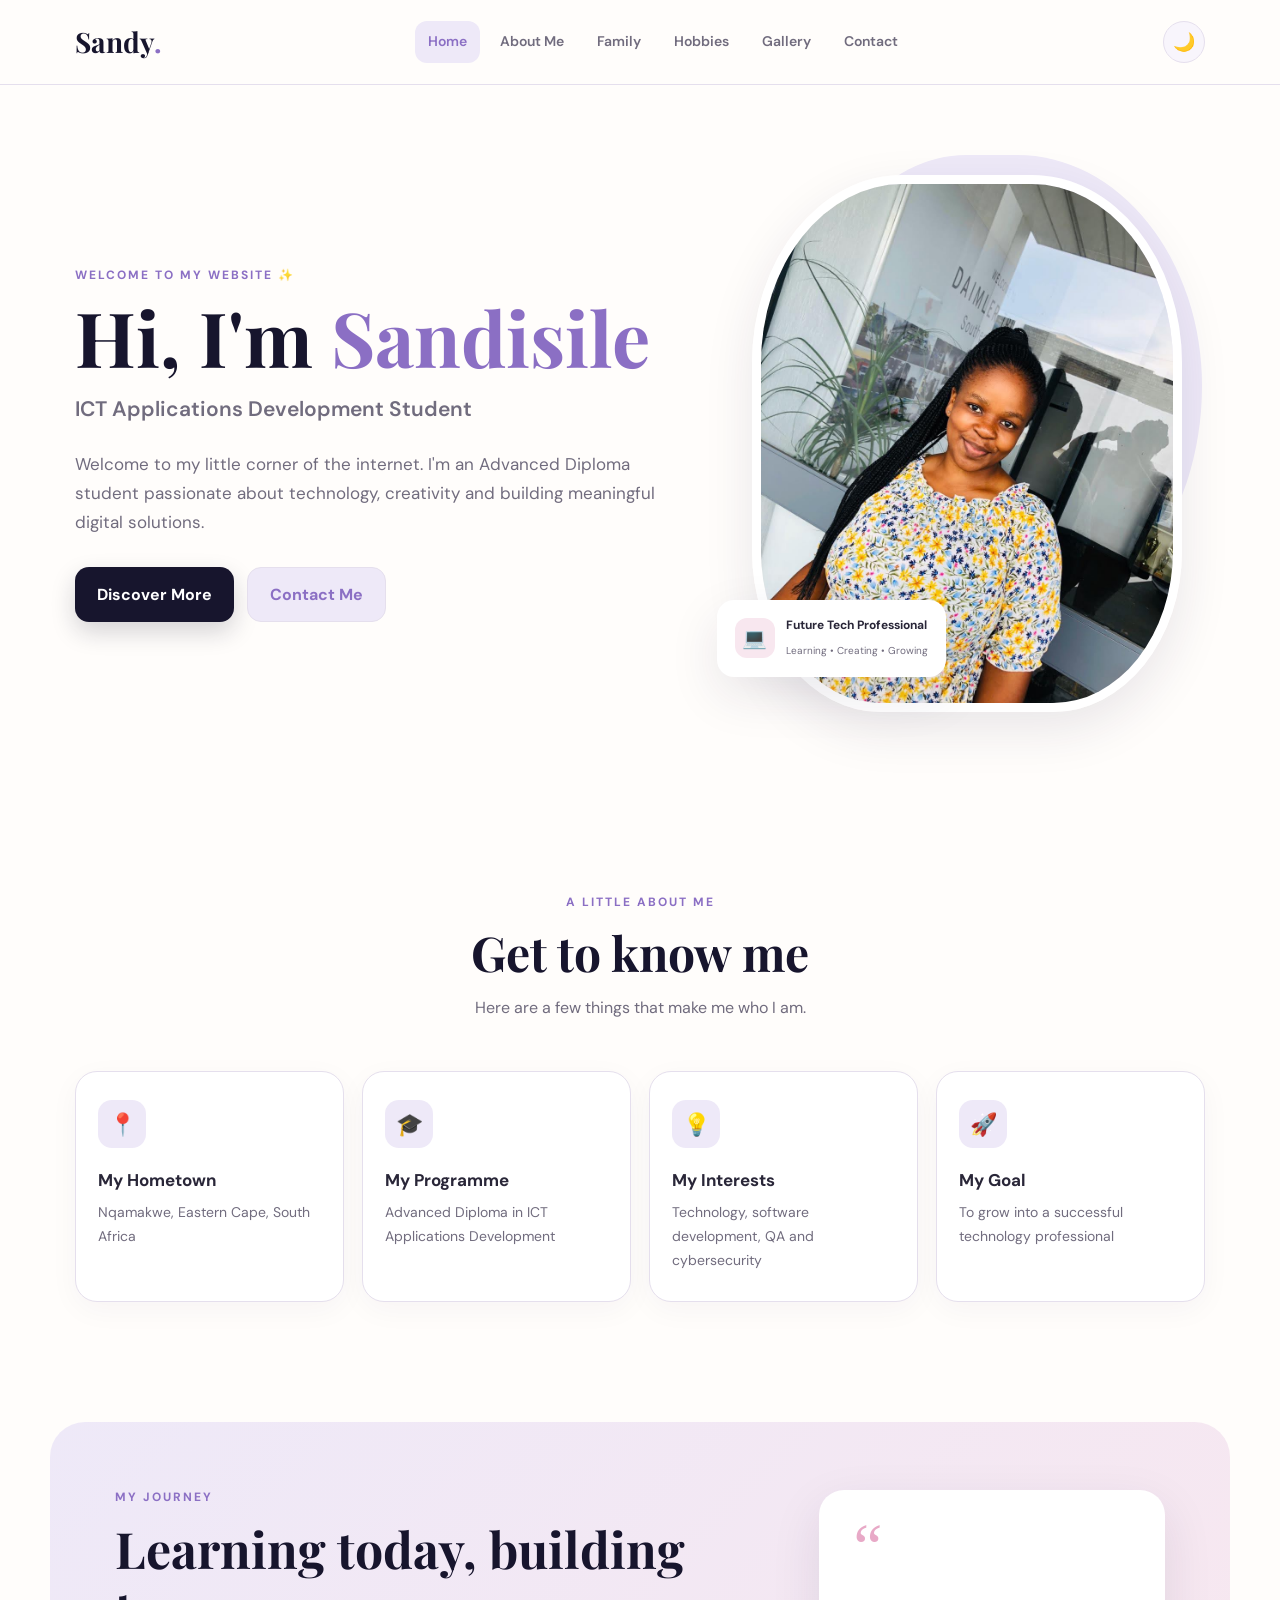
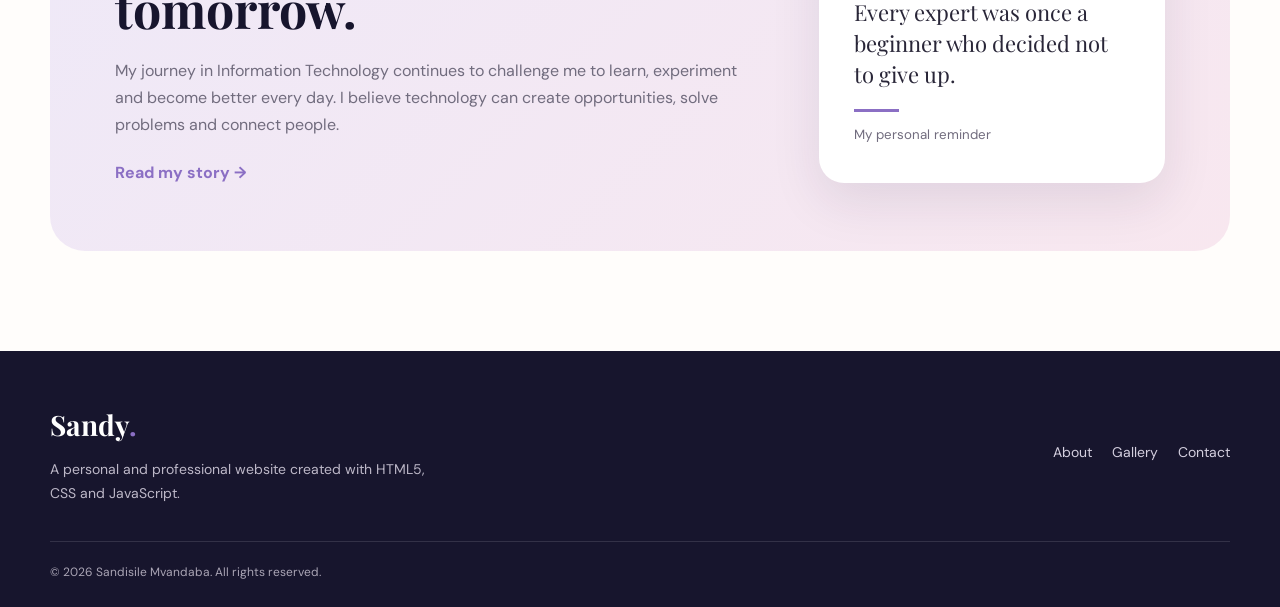
<file: index.html>
<!DOCTYPE html>
<html lang="en">
<head>
    <meta charset="UTF-8">
    <meta name="viewport" content="width=device-width, initial-scale=1.0">

    <title>Sandisile Sandy Mvandaba | Personal Portfolio</title>

    <link rel="stylesheet" href="style.css">

    <!-- Google Font -->
    <link rel="preconnect" href="https://fonts.googleapis.com">
    <link rel="preconnect" href="https://fonts.gstatic.com" crossorigin>
    <link href="https://fonts.googleapis.com/css2?family=DM+Sans:wght@400;500;600;700&family=Playfair+Display:wght@600;700&display=swap" rel="stylesheet">
</head>

<body>

<header class="navbar">
    <div class="nav-container">

        <a href="index.html" class="logo">
            Sandy<span>.</span>
        </a>

        <nav>
            <a href="index.html" class="active">Home</a>
            <a href="about.html">About Me</a>
            <a href="family.html">Family</a>
            <a href="hobbies.html">Hobbies</a>
            <a href="gallery.html">Gallery</a>
            <a href="contact.html">Contact</a>
        </nav>

        <button id="themeToggle" class="theme-btn" aria-label="Toggle dark mode">
            🌙
        </button>

    </div>
</header>


<main>

    <!-- HERO SECTION -->
    <section class="hero">

        <div class="hero-content">

            <p class="eyebrow">WELCOME TO MY WEBSITE ✨</p>

            <h1>
                Hi, I'm <span>Sandisile</span>
            </h1>

            <h2>ICT Applications Development Student</h2>

            <p class="hero-text">
                Welcome to my little corner of the internet. I'm an
                Advanced Diploma student passionate about technology,
                creativity and building meaningful digital solutions.
            </p>

            <div class="hero-buttons">
                <a href="about.html" class="btn primary-btn">
                    Discover More
                </a>

                <a href="contact.html" class="btn secondary-btn">
                    Contact Me
                </a>
            </div>

        </div>


        <div class="hero-image">

            <div class="image-decoration"></div>

            <img src="images/Gallery4.jpg"
                 alt="Profile photo of Sandisile Mvandaba">

            <div class="floating-card">
                <span>💻</span>
                <div>
                    <strong>Future Tech Professional</strong>
                    <small>Learning • Creating • Growing</small>
                </div>
            </div>

        </div>

    </section>


    <!-- QUICK INFORMATION -->
    <section class="section">

        <div class="section-heading">
            <p class="eyebrow">A LITTLE ABOUT ME</p>

            <h2>Get to know me</h2>

            <p>
                Here are a few things that make me who I am.
            </p>
        </div>


        <div class="info-grid">

            <div class="info-card">
                <div class="card-icon">📍</div>
                <h3>My Hometown</h3>
                <p>Nqamakwe, Eastern Cape, South Africa</p>
            </div>

            <div class="info-card">
                <div class="card-icon">🎓</div>
                <h3>My Programme</h3>
                <p>Advanced Diploma in ICT Applications Development</p>
            </div>

            <div class="info-card">
                <div class="card-icon">💡</div>
                <h3>My Interests</h3>
                <p>Technology, software development, QA and cybersecurity</p>
            </div>

            <div class="info-card">
                <div class="card-icon">🚀</div>
                <h3>My Goal</h3>
                <p>To grow into a successful technology professional</p>
            </div>

        </div>

    </section>


    <!-- FEATURE SECTION -->
    <section class="highlight-section">

        <div class="highlight-content">

            <p class="eyebrow">MY JOURNEY</p>

            <h2>Learning today, building tomorrow.</h2>

            <p>
                My journey in Information Technology continues to challenge
                me to learn, experiment and become better every day.
                I believe technology can create opportunities, solve
                problems and connect people.
            </p>

            <a href="about.html" class="text-link">
                Read my story →
            </a>

        </div>

        <div class="quote-card">
            <span class="quote-mark">“</span>

            <p>
                Every expert was once a beginner who decided not to give up.
            </p>

            <span class="quote-line"></span>

            <small>My personal reminder</small>
        </div>

    </section>

</main>


<footer>
    <div class="footer-content">

        <div>
            <a href="index.html" class="logo footer-logo">
                Sandy<span>.</span>
            </a>

            <p>
                A personal and professional website created with
                HTML5, CSS and JavaScript.
            </p>
        </div>

        <div class="footer-links">
            <a href="about.html">About</a>
            <a href="gallery.html">Gallery</a>
            <a href="contact.html">Contact</a>
        </div>

    </div>

    <div class="copyright">
        © 2026 Sandisile Mvandaba. All rights reserved.
    </div>
</footer>


<script src="script.js"></script>

</body>
  </html>
</file>
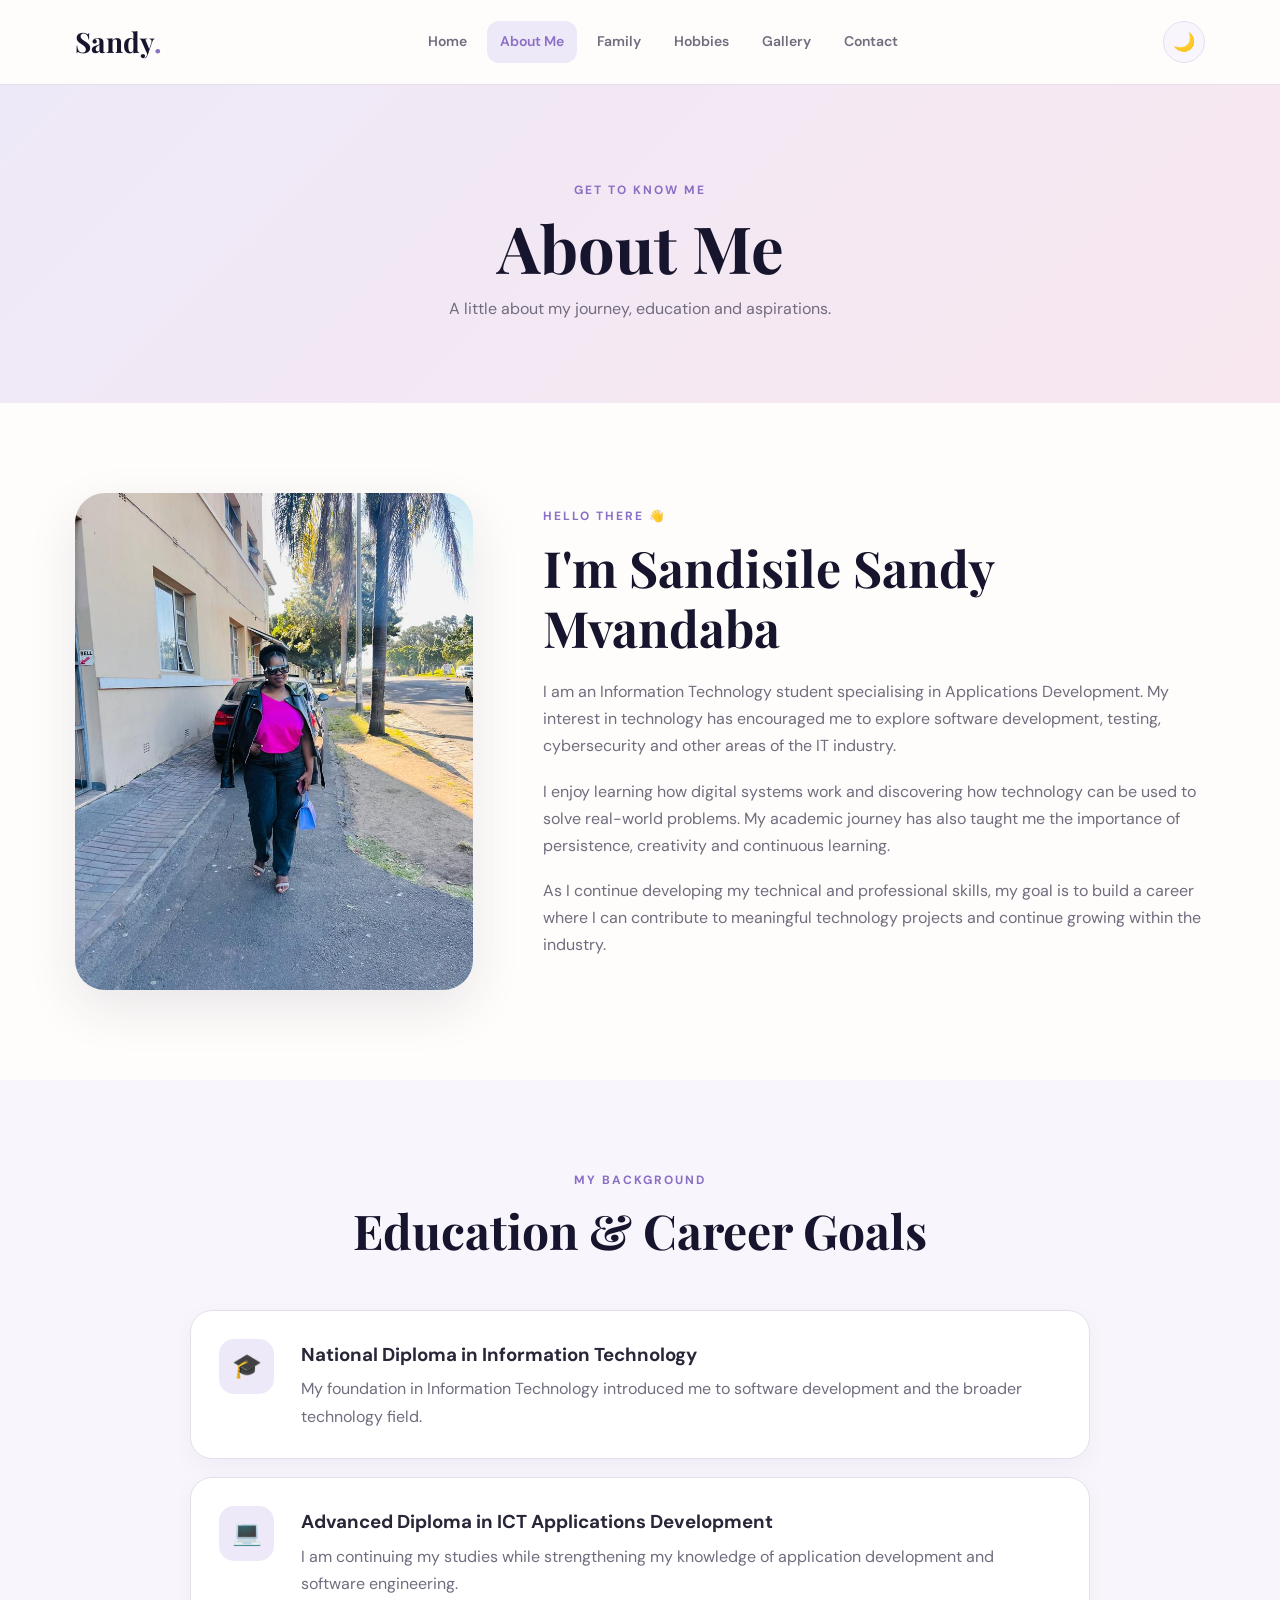
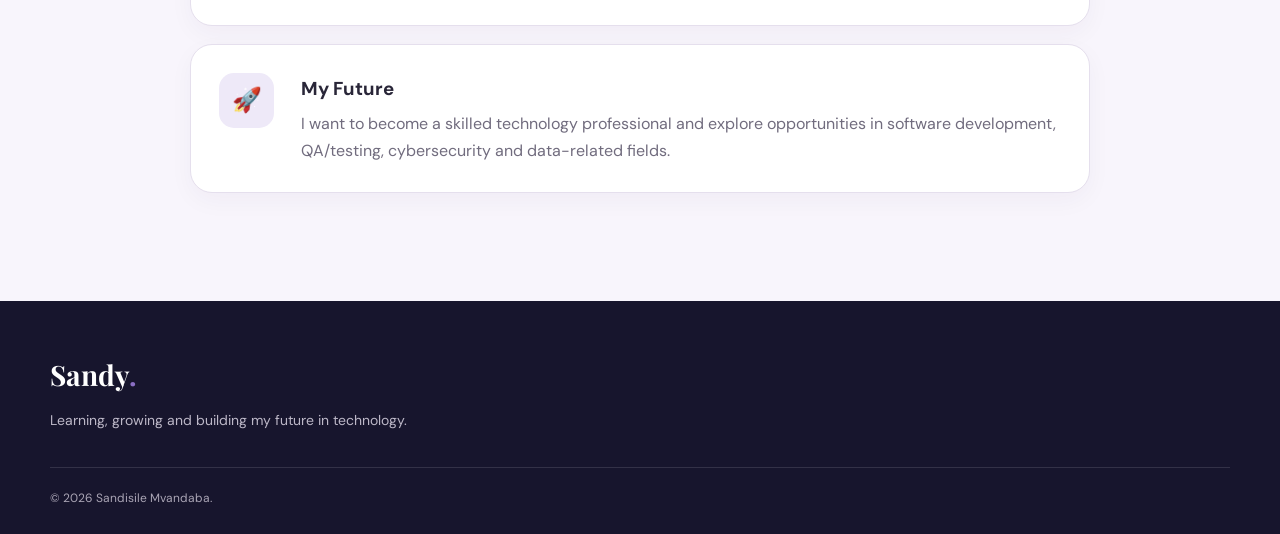
<file: about.html>
<!DOCTYPE html>
<html lang="en">
<head>
    <meta charset="UTF-8">
    <meta name="viewport" content="width=device-width, initial-scale=1.0">

    <title>About Me | Sandisile Sandy Mvandaba</title>

    <link rel="stylesheet" href="style.css">

    <link rel="preconnect" href="https://fonts.googleapis.com">
    <link rel="preconnect" href="https://fonts.gstatic.com" crossorigin>
    <link href="https://fonts.googleapis.com/css2?family=DM+Sans:wght@400;500;600;700&family=Playfair+Display:wght@600;700&display=swap" rel="stylesheet">
</head>

<body>

<header class="navbar">
    <div class="nav-container">

        <a href="index.html" class="logo">Sandy<span>.</span></a>

        <nav>
            <a href="index.html">Home</a>
            <a href="about.html" class="active">About Me</a>
            <a href="family.html">Family</a>
            <a href="hobbies.html">Hobbies</a>
            <a href="gallery.html">Gallery</a>
            <a href="contact.html">Contact</a>
        </nav>

        <button id="themeToggle" class="theme-btn">🌙</button>

    </div>
</header>


<main>

    <section class="page-header">

        <p class="eyebrow">GET TO KNOW ME</p>

        <h1>About Me</h1>

        <p>
            A little about my journey, education and aspirations.
        </p>

    </section>


    <section class="section about-section">

        <div class="about-image">
            <img src="images/Gallery7.jpg"
                 alt="Sandisile Mvandaba">
        </div>


        <div class="about-content">

            <p class="eyebrow">HELLO THERE 👋</p>

            <h2>I'm Sandisile Sandy Mvandaba</h2>

            <p>
                I am an Information Technology student specialising in
                Applications Development. My interest in technology has
                encouraged me to explore software development, testing,
                cybersecurity and other areas of the IT industry.
            </p>

            <p>
                I enjoy learning how digital systems work and discovering
                how technology can be used to solve real-world problems.
                My academic journey has also taught me the importance of
                persistence, creativity and continuous learning.
            </p>

            <p>
                As I continue developing my technical and professional
                skills, my goal is to build a career where I can contribute
                to meaningful technology projects and continue growing
                within the industry.
            </p>

        </div>

    </section>


    <section class="section soft-section">

        <div class="section-heading">
            <p class="eyebrow">MY BACKGROUND</p>
            <h2>Education & Career Goals</h2>
        </div>


        <div class="timeline">

            <div class="timeline-item">

                <div class="timeline-icon">🎓</div>

                <div>
                    <h3>National Diploma in Information Technology</h3>
                    <p>
                        My foundation in Information Technology introduced
                        me to software development and the broader technology
                        field.
                    </p>
                </div>

            </div>


            <div class="timeline-item">

                <div class="timeline-icon">💻</div>

                <div>
                    <h3>Advanced Diploma in ICT Applications Development</h3>
                    <p>
                        I am continuing my studies while strengthening my
                        knowledge of application development and software
                        engineering.
                    </p>
                </div>

            </div>


            <div class="timeline-item">

                <div class="timeline-icon">🚀</div>

                <div>
                    <h3>My Future</h3>
                    <p>
                        I want to become a skilled technology professional
                        and explore opportunities in software development,
                        QA/testing, cybersecurity and data-related fields.
                    </p>
                </div>

            </div>

        </div>

    </section>

</main>


<footer>
    <div class="footer-content">

        <div>
            <a href="index.html" class="logo footer-logo">
                Sandy<span>.</span>
            </a>

            <p>Learning, growing and building my future in technology.</p>
        </div>

    </div>

    <div class="copyright">
        © 2026 Sandisile Mvandaba.
    </div>
</footer>


<script src="script.js"></script>

</body>
</html>
</file>
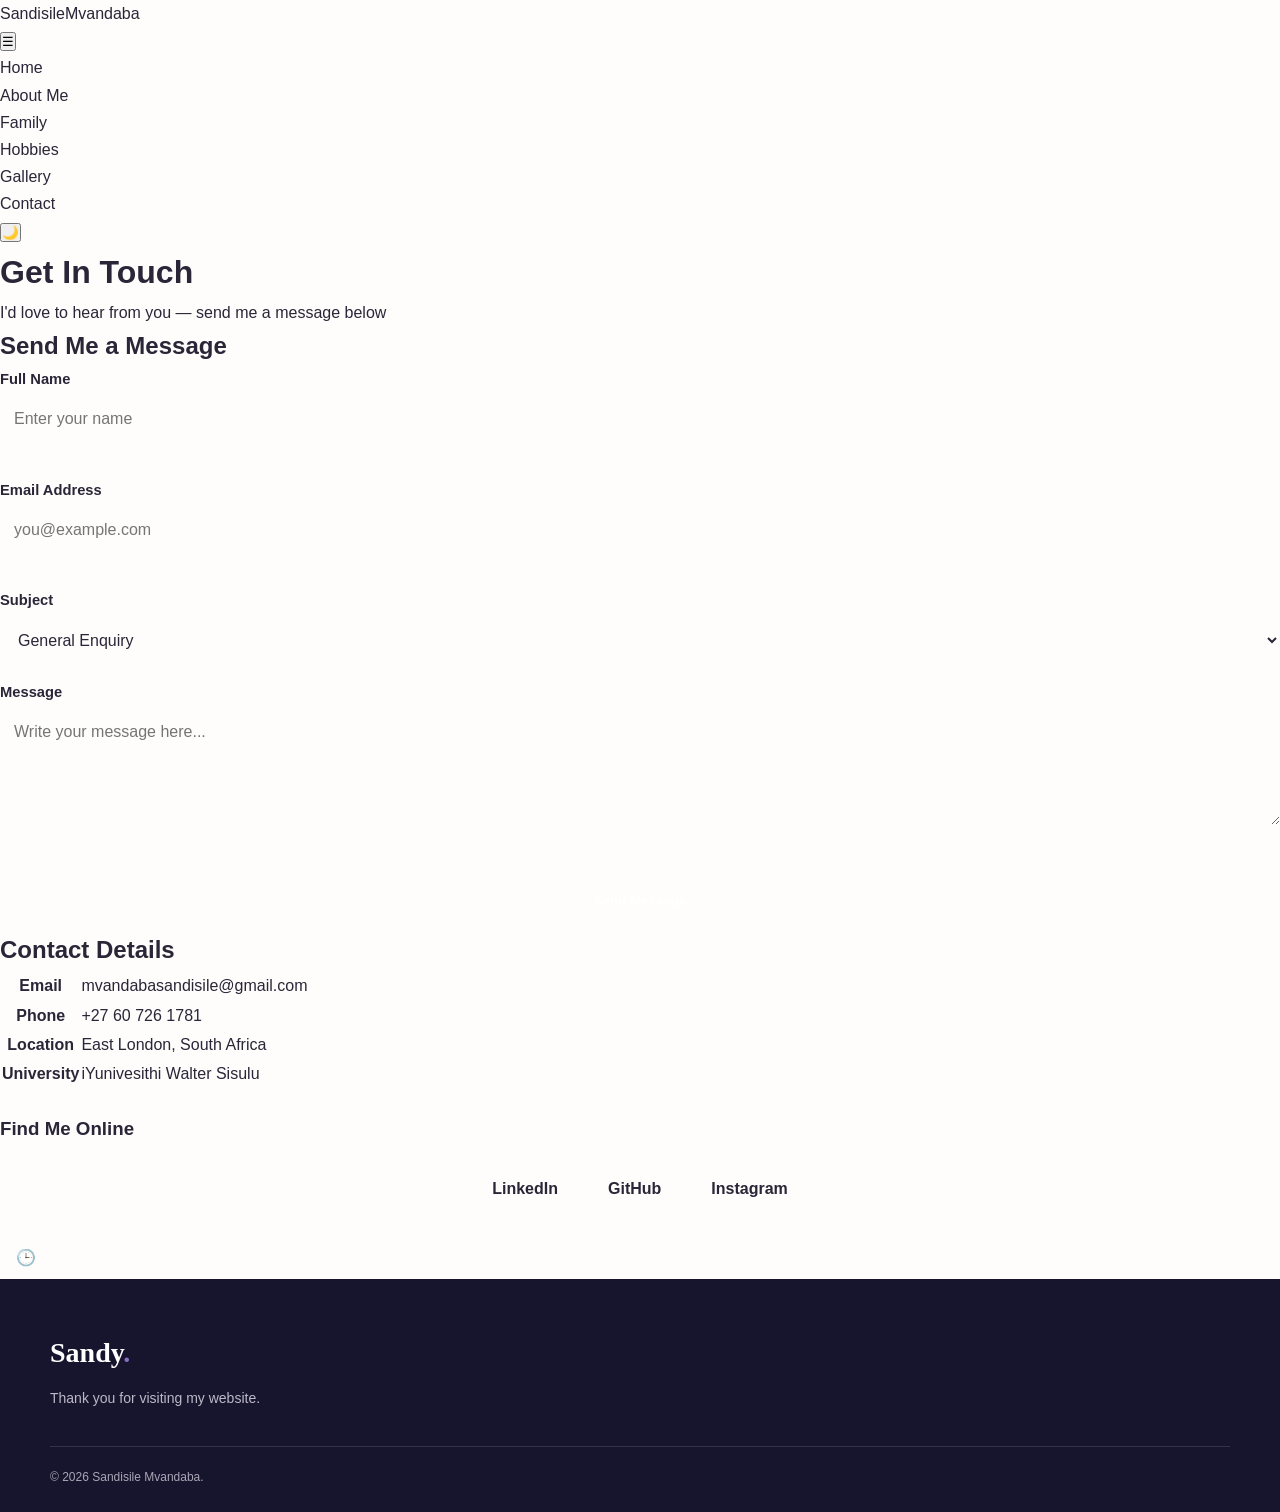
<file: contact.html>
<!DOCTYPE html>
<html lang="en">
<head>
<meta charset="UTF-8">
<meta name="viewport" content="width=device-width, initial-scale=1.0">
<title>Contact | Sandisile Sandy Mvandaba</title>
<link rel="preconnect" href="https://fonts.googleapis.com">
<link href="https://fonts.googleapis.com/css2?family=Poppins:wght@500;600;700&family=Inter:wght@400;500;600&display=swap" rel="stylesheet">
<link rel="stylesheet" href="style.css">
</head>
<body>

  <header class="site-header">
    <div class="nav-wrapper">
      <div class="brand">Sandisile<span>Mvandaba</span></div>
      <button class="nav-toggle" id="navToggle" aria-label="Toggle navigation">&#9776;</button>
      <ul class="nav-links" id="navLinks">
        <li><a href="index.html">Home</a></li>
        <li><a href="about.html">About Me</a></li>
        <li><a href="family.html">Family</a></li>
        <li><a href="hobbies.html">Hobbies</a></li>
        <li><a href="gallery.html">Gallery</a></li>
        <li><a href="contact.html">Contact</a></li>
      </ul>
      <button id="darkModeToggle" aria-label="Toggle dark mode">🌙</button>
    </div>
  </header>

  <main>
    <div class="container">

      <div class="page-title">
        <h1>Get In Touch</h1>
        <p>I'd love to hear from you — send me a message below</p>
      </div>

      <div class="grid grid-2">

        <div class="card">
          <h2>Send Me a Message</h2>
          <form id="contactForm" novalidate>
            <div class="form-group">
              <label for="name">Full Name</label>
              <input type="text" id="name" name="name" placeholder="Enter your name">
              <span class="error-text" id="nameError"></span>
            </div>

            <div class="form-group">
              <label for="email">Email Address</label>
              <input type="email" id="email" name="email" placeholder="you@example.com">
              <span class="error-text" id="emailError"></span>
            </div>

            <div class="form-group">
              <label for="subject">Subject</label>
              <select id="subject" name="subject">
                <option value="general">General Enquiry</option>
                <option value="project">Project Collaboration</option>
                <option value="other">Other</option>
              </select>
            </div>

            <div class="form-group">
              <label for="message">Message</label>
              <textarea id="message" name="message" rows="5" placeholder="Write your message here..."></textarea>
              <span class="error-text" id="messageError"></span>
            </div>

            <button type="submit" class="toggle-btn" style="width:100%;">Send Message</button>
            <div id="formStatus"></div>
          </form>
        </div>

        <div class="card">
          <h2>Contact Details</h2>
          <table>
            <tr><th>Email</th><td>mvandabasandisile@gmail.com</td></tr>
            <tr><th>Phone</th><td>+27 60 726 1781</td></tr>
            <tr><th>Location</th><td>East London, South Africa</td></tr>
            <tr><th>University</th><td>iYunivesithi Walter Sisulu</td></tr>
          </table>

          <h3 style="margin-top:24px;">Find Me Online</h3>
          <div class="socials">
            <a href="https://www.linkedin.com/in/sandisile-mvandaba-104009211/" target="_blank" rel="noopener">LinkedIn</a>
            <a href="https://github.com/MVANDSA" target="_blank" rel="noopener">GitHub</a>
            <a href="https://www.instagram.com/sandy_mvandaba?stkn=MTM2MHk1MGw4MjVkaQ==" target="_blank" rel="noopener">Instagram</a>
          </div>

          <div class="clock-badge" style="margin-top:24px;">
            🕒 <span id="digitalClock"></span>
          </div>
        </div>

      </div>

    </div>
  </main>

 <footer>
    <div class="footer-content">
        <div>
            <a href="index.html" class="logo footer-logo">Sandy<span>.</span></a>
            <p>Thank you for visiting my website.</p>
        </div>
    </div>

    <div class="copyright">
        © 2026 Sandisile Mvandaba.
    </div>
</footer>

  <script src="script.js"></script>
</body>
</html>
</file>
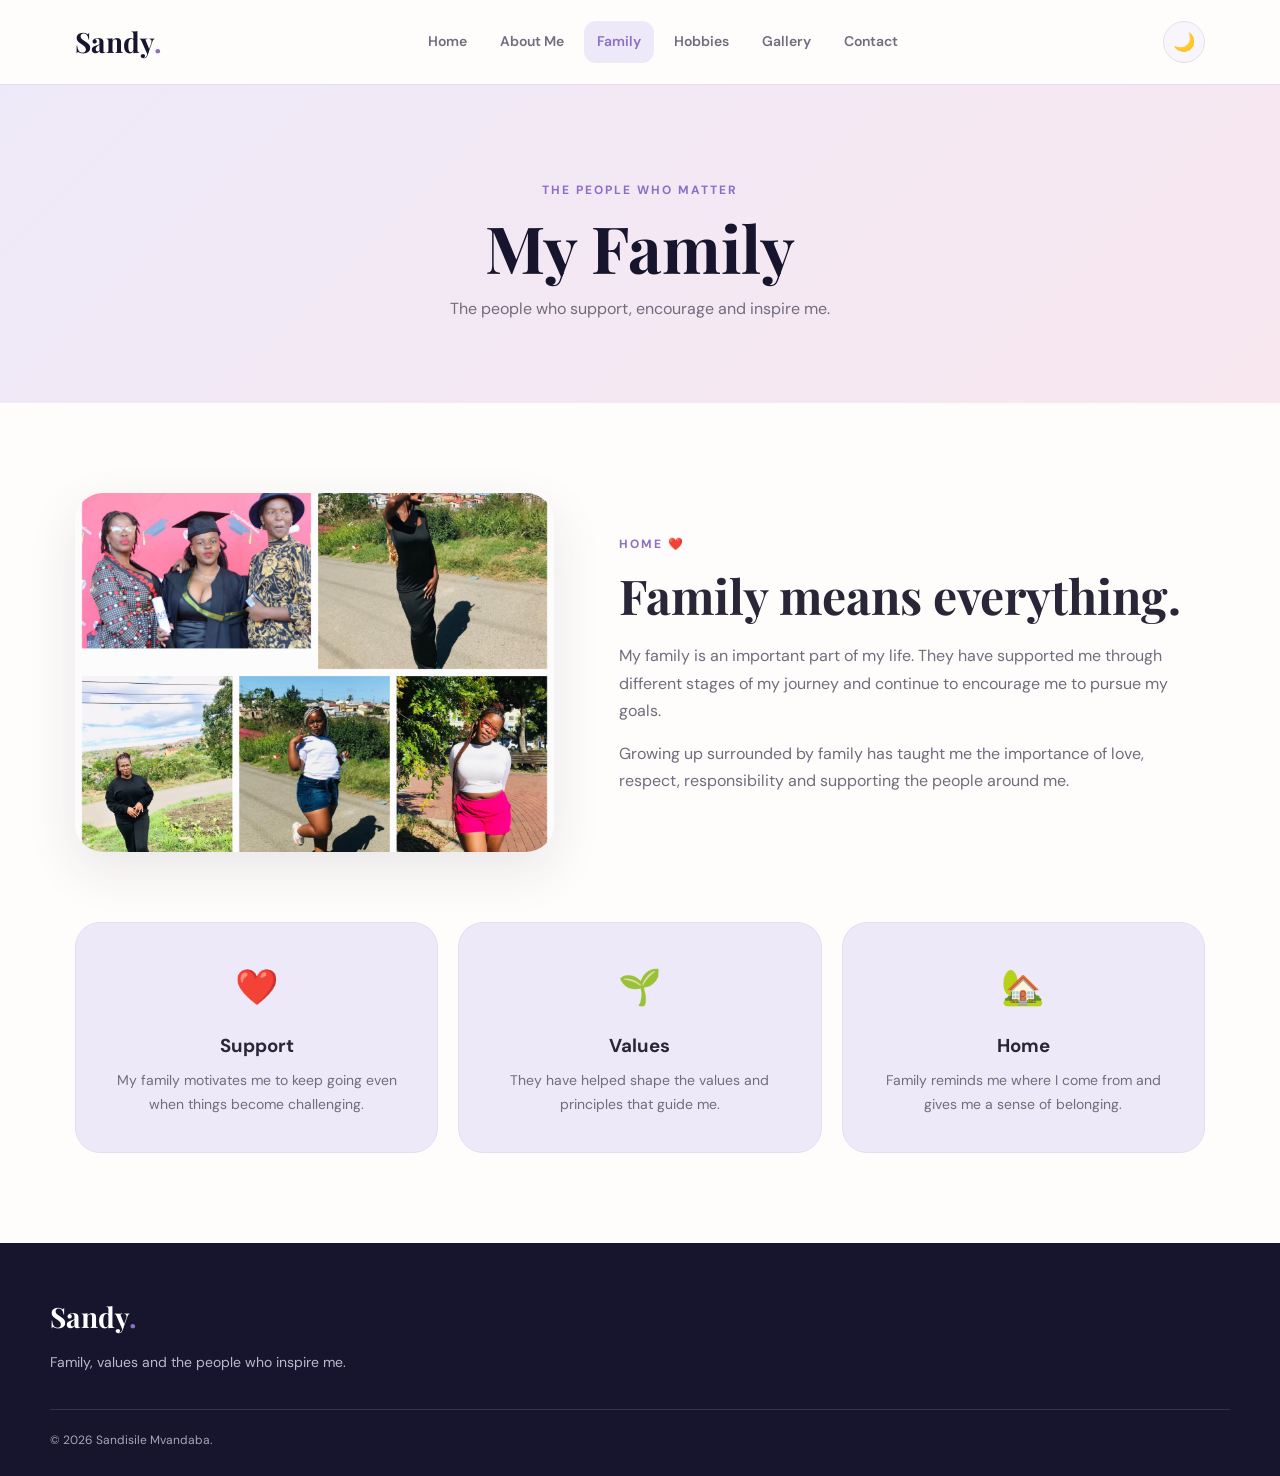
<file: family.html>
<!DOCTYPE html>
<html lang="en">
<head>
    <meta charset="UTF-8">
    <meta name="viewport" content="width=device-width, initial-scale=1.0">

    <title>My Family | Sandisile Sandy Mvandaba</title>

    <link rel="stylesheet" href="style.css">

    <link rel="preconnect" href="https://fonts.googleapis.com">
    <link rel="preconnect" href="https://fonts.gstatic.com" crossorigin>
    <link href="https://fonts.googleapis.com/css2?family=DM+Sans:wght@400;500;600;700&family=Playfair+Display:wght@600;700&display=swap" rel="stylesheet">
</head>

<body>

<header class="navbar">
    <div class="nav-container">

        <a href="index.html" class="logo">Sandy<span>.</span></a>

        <nav>
            <a href="index.html">Home</a>
            <a href="about.html">About Me</a>
            <a href="family.html" class="active">Family</a>
            <a href="hobbies.html">Hobbies</a>
            <a href="gallery.html">Gallery</a>
            <a href="contact.html">Contact</a>
        </nav>

        <button id="themeToggle" class="theme-btn">🌙</button>

    </div>
</header>


<main>

    <section class="page-header">

        <p class="eyebrow">THE PEOPLE WHO MATTER</p>

        <h1>My Family</h1>

        <p>
            The people who support, encourage and inspire me.
        </p>

    </section>


    <section class="section">

        <div class="family-intro">

            <div class="family-image">
                <img src="images/Family.jpg"
                     alt="My family">
            </div>

            <div>
                <p class="eyebrow">HOME ❤️</p>

                <h2>Family means everything.</h2>

                <p>
                    My family is an important part of my life. They have
                    supported me through different stages of my journey
                    and continue to encourage me to pursue my goals.
                </p>

                <p>
                    Growing up surrounded by family has taught me the
                    importance of love, respect, responsibility and
                    supporting the people around me.
                </p>
            </div>

        </div>


        <div class="family-cards">

            <div class="family-card">
                <span>❤️</span>
                <h3>Support</h3>
                <p>
                    My family motivates me to keep going even when things
                    become challenging.
                </p>
            </div>

            <div class="family-card">
                <span>🌱</span>
                <h3>Values</h3>
                <p>
                    They have helped shape the values and principles that
                    guide me.
                </p>
            </div>

            <div class="family-card">
                <span>🏡</span>
                <h3>Home</h3>
                <p>
                    Family reminds me where I come from and gives me a
                    sense of belonging.
                </p>
            </div>

        </div>

    </section>

</main>


<footer>
    <div class="footer-content">
        <div>
            <a href="index.html" class="logo footer-logo">Sandy<span>.</span></a>
            <p>Family, values and the people who inspire me.</p>
        </div>
    </div>

    <div class="copyright">
        © 2026 Sandisile Mvandaba.
    </div>
</footer>


<script src="script.js"></script>

</body>
</html>
</file>
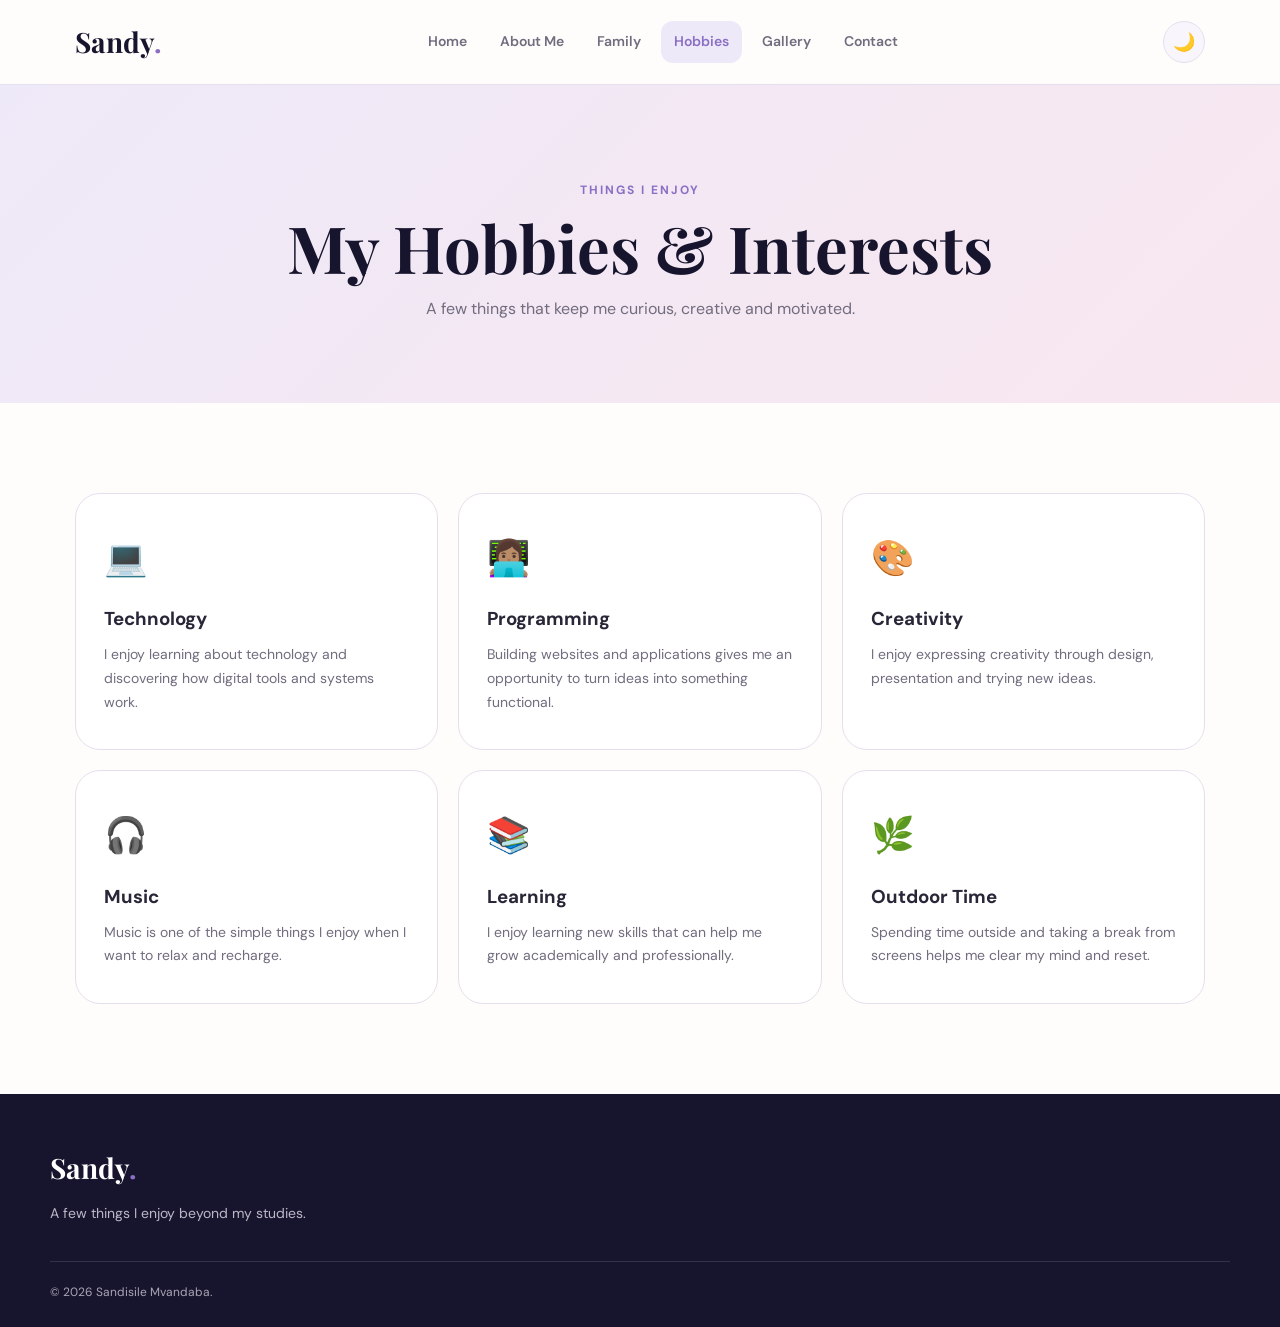
<file: hobbies.html>
<!DOCTYPE html>
<html lang="en">
<head>
    <meta charset="UTF-8">
    <meta name="viewport" content="width=device-width, initial-scale=1.0">

    <title>Hobbies | Sandisile Sandy Mvandaba</title>

    <link rel="stylesheet" href="style.css">

    <link rel="preconnect" href="https://fonts.googleapis.com">
    <link rel="preconnect" href="https://fonts.gstatic.com" crossorigin>
    <link href="https://fonts.googleapis.com/css2?family=DM+Sans:wght@400;500;600;700&family=Playfair+Display:wght@600;700&display=swap" rel="stylesheet">
</head>

<body>

<header class="navbar">
    <div class="nav-container">

        <a href="index.html" class="logo">Sandy<span>.</span></a>

        <nav>
            <a href="index.html">Home</a>
            <a href="about.html">About Me</a>
            <a href="family.html">Family</a>
            <a href="hobbies.html" class="active">Hobbies</a>
            <a href="gallery.html">Gallery</a>
            <a href="contact.html">Contact</a>
        </nav>

        <button id="themeToggle" class="theme-btn">🌙</button>

    </div>
</header>


<main>

    <section class="page-header">

        <p class="eyebrow">THINGS I ENJOY</p>

        <h1>My Hobbies & Interests</h1>

        <p>
            A few things that keep me curious, creative and motivated.
        </p>

    </section>


    <section class="section">

        <div class="hobby-grid">

            <div class="hobby-card">

                <div class="hobby-icon">💻</div>

                <h3>Technology</h3>

                <p>
                    I enjoy learning about technology and discovering
                    how digital tools and systems work.
                </p>

            </div>


            <div class="hobby-card">

                <div class="hobby-icon">👩🏽‍💻</div>

                <h3>Programming</h3>

                <p>
                    Building websites and applications gives me an
                    opportunity to turn ideas into something functional.
                </p>

            </div>


            <div class="hobby-card">

                <div class="hobby-icon">🎨</div>

                <h3>Creativity</h3>

                <p>
                    I enjoy expressing creativity through design,
                    presentation and trying new ideas.
                </p>

            </div>


            <div class="hobby-card">

                <div class="hobby-icon">🎧</div>

                <h3>Music</h3>

                <p>
                    Music is one of the simple things I enjoy when I want
                    to relax and recharge.
                </p>

            </div>


            <div class="hobby-card">

                <div class="hobby-icon">📚</div>

                <h3>Learning</h3>

                <p>
                    I enjoy learning new skills that can help me grow
                    academically and professionally.
                </p>

            </div>


            <div class="hobby-card">

                <div class="hobby-icon">🌿</div>

                <h3>Outdoor Time</h3>

                <p>
                    Spending time outside and taking a break from screens
                    helps me clear my mind and reset.
                </p>

            </div>

        </div>

    </section>

</main>


<footer>
    <div class="footer-content">
        <div>
            <a href="index.html" class="logo footer-logo">Sandy<span>.</span></a>
            <p>A few things I enjoy beyond my studies.</p>
        </div>
    </div>

    <div class="copyright">
        © 2026 Sandisile Mvandaba.
    </div>
</footer>


<script src="script.js"></script>

</body>
</html>
</file>
<file: style.css>
/* =========================================
   SANDISILE MVANDABA PERSONAL WEBSITE
   ========================================= */


/* ---------- VARIABLES ---------- */

:root {

    --navy: #17152d;
    --navy-light: #282442;

    --purple: #8b6fc4;
    --purple-dark: #7054aa;

    --lavender: #eee9f8;
    --lavender-light: #f8f5fc;

    --pink: #e8a9c7;
    --pink-light: #f8e7ef;

    --white: #ffffff;
    --cream: #fffdfb;

    --text: #292638;
    --muted: #716c7e;

    --border: #e5dfed;

    --shadow: 0 18px 50px rgba(37, 27, 67, 0.10);

    --radius: 22px;

    --transition: 0.3s ease;
}


/* ---------- DARK MODE ---------- */

body.dark-mode {

    --navy: #11101f;
    --navy-light: #201d35;

    --lavender: #242039;
    --lavender-light: #19172a;

    --white: #211e31;
    --cream: #17152a;

    --text: #f5f2fa;
    --muted: #c0baca;

    --border: #3b3650;

    --shadow: 0 18px 50px rgba(0, 0, 0, 0.30);
}


/* ---------- GENERAL ---------- */

* {
    margin: 0;
    padding: 0;
    box-sizing: border-box;
}


html {
    scroll-behavior: smooth;
}


body {

    font-family: "DM Sans", sans-serif;

    background: var(--cream);

    color: var(--text);

    line-height: 1.7;

    transition:
        background var(--transition),
        color var(--transition);
}


img {
    max-width: 100%;
    display: block;
}


a {
    text-decoration: none;
    color: inherit;
}


button,
input,
textarea {
    font-family: inherit;
}


/* ---------- NAVIGATION ---------- */

.navbar {

    position: sticky;

    top: 0;

    z-index: 1000;

    background: rgba(255, 253, 251, 0.90);

    backdrop-filter: blur(16px);

    border-bottom: 1px solid var(--border);

    transition: var(--transition);
}


.dark-mode .navbar {
    background: rgba(23, 21, 45, 0.90);
}


.nav-container {

    max-width: 1180px;

    margin: auto;

    padding: 18px 25px;

    display: flex;

    align-items: center;

    justify-content: space-between;

    gap: 25px;
}


.logo {

    font-family: "Playfair Display", serif;

    font-size: 28px;

    font-weight: 700;

    color: var(--navy);

    white-space: nowrap;
}


.logo span {
    color: var(--purple);
}


.dark-mode .logo {
    color: var(--text);
}


nav {

    display: flex;

    align-items: center;

    justify-content: center;

    gap: 7px;

    flex-wrap: wrap;
}


nav a {

    padding: 9px 13px;

    color: var(--muted);

    font-size: 14px;

    font-weight: 600;

    border-radius: 12px;

    transition: var(--transition);
}


nav a:hover {

    color: var(--purple);

    background: var(--lavender);
}


nav a.active {

    color: var(--purple);

    background: var(--lavender);
}


/* ---------- THEME BUTTON ---------- */

.theme-btn {

    width: 42px;

    height: 42px;

    border: 1px solid var(--border);

    border-radius: 50%;

    background: var(--lavender-light);

    cursor: pointer;

    font-size: 18px;

    transition: var(--transition);

    flex-shrink: 0;
}


.theme-btn:hover {

    transform: rotate(15deg) scale(1.05);

    background: var(--pink-light);
}


/* ---------- HERO ---------- */

.hero {

    max-width: 1180px;

    margin: auto;

    min-height: 650px;

    padding: 90px 25px;

    display: grid;

    grid-template-columns: 1.1fr 0.9fr;

    align-items: center;

    gap: 70px;
}


.hero-content {
    animation: fadeUp 0.8s ease;
}


.eyebrow {

    color: var(--purple);

    font-size: 12px;

    font-weight: 700;

    letter-spacing: 2px;

    text-transform: uppercase;

    margin-bottom: 12px;
}


.hero h1 {

    font-family: "Playfair Display", serif;

    font-size: clamp(48px, 6vw, 76px);

    line-height: 1.05;

    color: var(--navy);

    margin-bottom: 15px;
}


.dark-mode .hero h1 {
    color: var(--text);
}


.hero h1 span {
    color: var(--purple);
}


.hero h2 {

    font-size: 21px;

    font-weight: 600;

    color: var(--muted);

    margin-bottom: 22px;
}


.hero-text {

    max-width: 590px;

    color: var(--muted);

    font-size: 17px;

    margin-bottom: 30px;
}


.hero-buttons {

    display: flex;

    gap: 13px;

    flex-wrap: wrap;
}


/* ---------- BUTTONS ---------- */

.btn {

    display: inline-flex;

    align-items: center;

    justify-content: center;

    padding: 13px 22px;

    border-radius: 14px;

    font-weight: 700;

    border: none;

    cursor: pointer;

    transition: var(--transition);
}


.primary-btn {

    background: var(--navy);

    color: white;

    box-shadow: 0 10px 25px rgba(23, 21, 45, 0.18);
}


.primary-btn:hover {

    transform: translateY(-3px);

    background: var(--purple);

    box-shadow: 0 15px 30px rgba(139, 111, 196, 0.25);
}


.secondary-btn {

    background: var(--lavender);

    color: var(--purple);

    border: 1px solid var(--border);
}


.secondary-btn:hover {

    transform: translateY(-3px);

    background: var(--pink-light);
}


/* ---------- HERO IMAGE ---------- */

.hero-image {

    position: relative;

    max-width: 430px;

    width: 100%;

    margin: auto;
}


.hero-image::before {

    content: "";

    position: absolute;

    width: 90%;

    height: 90%;

    background: var(--lavender);

    border-radius: 45% 55% 60% 40%;

    top: -20px;

    right: -20px;

    z-index: -1;

    animation: floatShape 5s ease-in-out infinite;
}


.hero-image img {

    width: 100%;

    aspect-ratio: 4 / 5;

    object-fit: cover;

    border-radius: 35% 35% 30% 30%;

    border: 9px solid white;

    box-shadow: var(--shadow);
}


.floating-card {

    position: absolute;

    left: -35px;

    bottom: 35px;

    background: var(--white);

    padding: 15px 18px;

    border-radius: 17px;

    box-shadow: var(--shadow);

    display: flex;

    align-items: center;

    gap: 11px;

    max-width: 260px;

    animation: floatCard 4s ease-in-out infinite;
}


.floating-card > span {

    width: 40px;

    height: 40px;

    display: flex;

    align-items: center;

    justify-content: center;

    background: var(--pink-light);

    border-radius: 12px;

    font-size: 20px;
}


.floating-card strong {

    display: block;

    font-size: 12px;
}


.floating-card small {

    color: var(--muted);

    font-size: 10px;
}


/* ---------- SECTIONS ---------- */

.section {

    max-width: 1180px;

    margin: auto;

    padding: 90px 25px;
}


.section-heading {

    text-align: center;

    max-width: 650px;

    margin: 0 auto 50px;
}


.section-heading h2 {

    font-family: "Playfair Display", serif;

    font-size: clamp(32px, 4vw, 48px);

    color: var(--navy);

    line-height: 1.2;

    margin-bottom: 12px;
}


.dark-mode .section-heading h2 {
    color: var(--text);
}


.section-heading p:not(.eyebrow) {

    color: var(--muted);
}


/* ---------- INFO CARDS ---------- */

.info-grid {

    display: grid;

    grid-template-columns: repeat(4, 1fr);

    gap: 18px;
}


.info-card {

    padding: 28px 22px;

    background: var(--white);

    border: 1px solid var(--border);

    border-radius: var(--radius);

    box-shadow: 0 8px 30px rgba(40, 29, 68, 0.04);

    transition: var(--transition);
}


.info-card:hover {

    transform: translateY(-7px);

    box-shadow: var(--shadow);

    border-color: var(--pink);
}


.card-icon {

    width: 48px;

    height: 48px;

    display: flex;

    align-items: center;

    justify-content: center;

    border-radius: 14px;

    background: var(--lavender);

    font-size: 22px;

    margin-bottom: 18px;
}


.info-card h3 {

    font-size: 17px;

    margin-bottom: 6px;
}


.info-card p {

    color: var(--muted);

    font-size: 14px;
}


/* ---------- HIGHLIGHT ---------- */

.highlight-section {

    max-width: 1180px;

    margin: 30px auto 100px;

    padding: 65px;

    border-radius: 35px;

    background: linear-gradient(
        135deg,
        var(--lavender),
        var(--pink-light)
    );

    display: grid;

    grid-template-columns: 1.3fr 0.7fr;

    gap: 60px;

    align-items: center;
}


.highlight-content h2 {

    font-family: "Playfair Display", serif;

    font-size: clamp(34px, 4vw, 50px);

    line-height: 1.2;

    color: var(--navy);

    margin-bottom: 18px;
}


.dark-mode .highlight-content h2 {
    color: var(--text);
}


.highlight-content > p:not(.eyebrow) {

    color: var(--muted);

    margin-bottom: 20px;
}


.text-link {

    color: var(--purple);

    font-weight: 700;

    transition: var(--transition);
}


.text-link:hover {
    margin-left: 5px;
}


.quote-card {

    background: var(--white);

    padding: 35px;

    border-radius: 25px;

    box-shadow: var(--shadow);
}


.quote-mark {

    color: var(--pink);

    font-family: Georgia, serif;

    font-size: 65px;

    line-height: 0.7;
}


.quote-card p {

    font-family: "Playfair Display", serif;

    font-size: 22px;

    line-height: 1.4;

    margin: 20px 0;
}


.quote-line {

    display: block;

    width: 45px;

    height: 3px;

    background: var(--purple);

    margin-bottom: 8px;
}


.quote-card small {
    color: var(--muted);
}


/* ---------- PAGE HEADER ---------- */

.page-header {

    text-align: center;

    padding: 95px 25px 80px;

    background: linear-gradient(
        135deg,
        var(--lavender),
        var(--pink-light)
    );
}


.page-header h1 {

    font-family: "Playfair Display", serif;

    color: var(--navy);

    font-size: clamp(42px, 6vw, 65px);

    line-height: 1.1;

    margin-bottom: 12px;
}


.dark-mode .page-header h1 {
    color: var(--text);
}


.page-header > p:not(.eyebrow) {

    color: var(--muted);

    max-width: 600px;

    margin: auto;
}


/* ---------- ABOUT ---------- */

.about-section {

    display: grid;

    grid-template-columns: 0.75fr 1.25fr;

    gap: 70px;

    align-items: center;
}


.about-image img {

    width: 100%;

    aspect-ratio: 4 / 5;

    object-fit: cover;

    border-radius: 30px;

    box-shadow: var(--shadow);
}


.about-content h2 {

    font-family: "Playfair Display", serif;

    font-size: clamp(34px, 4vw, 50px);

    line-height: 1.2;

    color: var(--navy);

    margin-bottom: 20px;
}


.dark-mode .about-content h2 {
    color: var(--text);
}


.about-content p:not(.eyebrow) {

    color: var(--muted);

    margin-bottom: 18px;
}


.soft-section {

    max-width: none;

    background: var(--lavender-light);
}


.timeline {

    max-width: 900px;

    margin: auto;
}


.timeline-item {

    display: grid;

    grid-template-columns: 60px 1fr;

    gap: 22px;

    padding: 28px;

    margin-bottom: 18px;

    background: var(--white);

    border: 1px solid var(--border);

    border-radius: 22px;

    box-shadow: 0 8px 25px rgba(40, 29, 68, 0.04);
}


.timeline-icon {

    width: 55px;

    height: 55px;

    display: flex;

    align-items: center;

    justify-content: center;

    border-radius: 15px;

    background: var(--lavender);

    font-size: 24px;
}


.timeline-item h3 {
    margin-bottom: 5px;
}


.timeline-item p {
    color: var(--muted);
}


/* ---------- FAMILY ---------- */

.family-intro {

    display: grid;

    grid-template-columns: 0.9fr 1.1fr;

    gap: 65px;

    align-items: center;

    margin-bottom: 70px;
}


.family-image img {

    width: 100%;

    aspect-ratio: 4 / 3;

    object-fit: cover;

    border-radius: 28px;

    box-shadow: var(--shadow);
}


.family-intro h2 {

    font-family: "Playfair Display", serif;

    font-size: clamp(34px, 4vw, 48px);

    line-height: 1.2;

    margin-bottom: 18px;
}


.family-intro p:not(.eyebrow) {

    color: var(--muted);

    margin-bottom: 16px;
}


.family-cards {

    display: grid;

    grid-template-columns: repeat(3, 1fr);

    gap: 20px;
}


.family-card {

    padding: 35px;

    background: var(--lavender);

    border-radius: 25px;

    text-align: center;

    border: 1px solid var(--border);

    transition: var(--transition);
}


.family-card:hover {
    transform: translateY(-6px);
}


.family-card span {

    font-size: 35px;

    display: block;

    margin-bottom: 12px;
}


.family-card h3 {
    margin-bottom: 8px;
}


.family-card p {
    color: var(--muted);

    font-size: 14px;
}


/* ---------- HOBBIES ---------- */

.hobby-grid {

    display: grid;

    grid-template-columns: repeat(3, 1fr);

    gap: 20px;
}


.hobby-card {

    padding: 35px 28px;

    background: var(--white);

    border: 1px solid var(--border);

    border-radius: 25px;

    transition: var(--transition);
}


.hobby-card:hover {

    transform: translateY(-7px);

    box-shadow: var(--shadow);

    border-color: var(--pink);
}


.hobby-icon {

    font-size: 35px;

    margin-bottom: 15px;
}


.hobby-card h3 {
    margin-bottom: 8px;
}


.hobby-card p {
    color: var(--muted);

    font-size: 14px;
}


/* ---------- GALLERY ---------- */

.gallery-intro {

    text-align: center;

    color: var(--muted);

    margin-bottom: 30px;
}


.slideshow {

    max-width: 900px;

    height: 520px;

    margin: auto;

    position: relative;

    overflow: hidden;

    border-radius: 30px;

    background: var(--navy);

    box-shadow: var(--shadow);
}


.slideshow img {

    width: 100%;

    height: 100%;

    object-fit: cover;

    transition: opacity 0.4s ease;
}


.slide-caption {

    position: absolute;

    left: 0;

    right: 0;

    bottom: 0;

    padding: 50px 35px 30px;

    color: white;

    background: linear-gradient(
        transparent,
        rgba(0, 0, 0, 0.78)
    );
}


.slide-caption h3 {
    font-size: 25px;
}


.slide-caption p {
    opacity: 0.8;

    font-size: 14px;
}


.slide-btn {

    position: absolute;

    top: 50%;

    transform: translateY(-50%);

    width: 50px;

    height: 50px;

    border: none;

    border-radius: 50%;

    background: rgba(255,255,255,0.88);

    color: var(--navy);

    cursor: pointer;

    font-size: 22px;

    transition: var(--transition);
}


.slide-btn:hover {

    background: var(--pink);

    color: white;
}


.previous {
    left: 20px;
}


.next {
    right: 20px;
}


.gallery-grid {

    margin-top: 30px;

    display: grid;

    grid-template-columns: repeat(4, 1fr);

    gap: 15px;
}


.gallery-grid img {

    width: 100%;

    height: 190px;

    object-fit: cover;

    border-radius: 18px;

    cursor: pointer;

    transition: var(--transition);
}


.gallery-grid img:hover {

    transform: scale(1.03);

    box-shadow: var(--shadow);
}


/* ---------- CONTACT ---------- */

.form-group {
  margin-bottom: 18px;
}

label {
  display: block;
  font-weight: 600;
  margin-bottom: 6px;
  font-size: 0.92rem;
}

input, textarea, select {
  width: 100%;
  padding: 12px 14px;
  border-radius: 10px;
  border: 1px solid var(--clr-border);
  background: var(--clr-bg);
  color: var(--clr-text);
  font-family: var(--font-body);
  font-size: 1rem;
  transition: border-color var(--transition), box-shadow var(--transition);
}

input:focus, textarea:focus, select:focus {
  outline: none;
  border-color: var(--clr-primary);
  box-shadow: 0 0 0 3px rgba(108, 92, 231, 0.18);
}

.error-text {
  color: #e74c3c;
  font-size: 0.82rem;
  margin-top: 5px;
  min-height: 1.1em;
  display: block;
}

#formStatus {
  margin-top: 16px;
  padding: 12px 16px;
  border-radius: 10px;
  font-weight: 500;
  display: none;
}

#formStatus.show { display: block; }
#formStatus.success { background: #d4f8e8; color: #1a7a4c; }
#formStatus.fail { background: #fde2e2; color: #b02a2a; }

.socials {
  display: flex;
  gap: 14px;
  margin-top: 20px;
  justify-content: center;
  flex-wrap: wrap;
}

.socials a {
  background: var(--clr-bg);
  border: 1px solid var(--clr-border);
  padding: 10px 18px;
  border-radius: 999px;
  font-weight: 600;
  color: var(--clr-text);
}

.socials a:hover {
  background: var(--clr-primary);
  color: #fff;
}

/* ---------- Clock ---------- */
.clock-badge {
  display: inline-flex;
  align-items: center;
  gap: 8px;
  background: var(--clr-bg);
  border: 1px solid var(--clr-border);
  padding: 8px 16px;
  border-radius: 999px;
  font-weight: 600;
  font-family: var(--font-heading);
}

/* ---------- Show/hide toggle ---------- */
.toggle-btn {
  background: var(--clr-primary);
  color: #fff;
  border: none;
  padding: 10px 20px;
  border-radius: 999px;
  cursor: pointer;
  font-weight: 600;
  margin: 12px 0;
  transition: background var(--transition), transform var(--transition);
}

.toggle-btn:hover {
  background: var(--clr-primary-dark);
  transform: translateY(-2px);
}

.hidden-content {
  display: none;
  animation: fadeIn 0.4s ease;
}

.hidden-content.show {
  display: block;
}



/* ---------- FOOTER ---------- */

footer {

    background: var(--navy);

    color: white;

    padding: 50px 25px 25px;
}


.footer-content {

    max-width: 1180px;

    margin: auto;

    display: flex;

    justify-content: space-between;

    gap: 30px;
}


.footer-logo {
    color: white;
}


.footer-content p {

    color: #bdb8c8;

    max-width: 400px;

    margin-top: 10px;

    font-size: 14px;
}


.footer-links {

    display: flex;

    gap: 20px;

    align-items: center;
}


.footer-links a {

    color: #d4cfdf;

    font-size: 14px;

    transition: var(--transition);
}


.footer-links a:hover {
    color: var(--pink);
}


.copyright {

    max-width: 1180px;

    margin: 35px auto 0;

    padding-top: 20px;

    border-top: 1px solid rgba(255,255,255,0.12);

    color: #aaa5b5;

    font-size: 12px;
}


/* ---------- ANIMATIONS ---------- */

@keyframes fadeUp {

    from {
        opacity: 0;
        transform: translateY(25px);
    }

    to {
        opacity: 1;
        transform: translateY(0);
    }
}


@keyframes floatCard {

    0%, 100% {
        transform: translateY(0);
    }

    50% {
        transform: translateY(-8px);
    }
}


@keyframes floatShape {

    0%, 100% {
        transform: rotate(0deg) scale(1);
    }

    50% {
        transform: rotate(5deg) scale(1.04);
    }
}


/* ---------- RESPONSIVE ---------- */

@media (max-width: 950px) {

    nav {
        gap: 2px;
    }

    nav a {
        padding: 8px 9px;
        font-size: 13px;
    }

    .hero {

        grid-template-columns: 1fr;

        text-align: center;

        padding-top: 70px;
    }

    .hero-text {
        margin-left: auto;
        margin-right: auto;
    }

    .hero-buttons {
        justify-content: center;
    }

    .hero-image {
        max-width: 370px;
    }

    .floating-card {
        left: 0;
    }

    .info-grid {
        grid-template-columns: repeat(2, 1fr);
    }

    .highlight-section {
        margin-left: 25px;
        margin-right: 25px;
        grid-template-columns: 1fr;
        padding: 45px;
    }

    .about-section,
    .family-intro,
    .contact-section {
        grid-template-columns: 1fr;
        gap: 40px;
    }

    .about-image {
        max-width: 500px;
    }

    .family-image {
        max-width: 600px;
    }

    .hobby-grid {
        grid-template-columns: repeat(2, 1fr);
    }

    .gallery-grid {
        grid-template-columns: repeat(2, 1fr);
    }
}


@media (max-width: 700px) {

    .nav-container {
        flex-wrap: wrap;
        justify-content: center;
    }

    .logo {
        width: 100%;
        text-align: center;
    }

    nav {
        order: 3;
        width: 100%;
        overflow-x: auto;
        justify-content: flex-start;
        padding-bottom: 3px;
    }

    nav a {
        white-space: nowrap;
    }

    .hero {
        padding-top: 55px;
    }

    .hero h1 {
        font-size: 48px;
    }

    .section {
        padding: 65px 20px;
    }

    .info-grid,
    .family-cards,
    .hobby-grid {
        grid-template-columns: 1fr;
    }

    .highlight-section {
        padding: 35px 25px;
    }

    .slideshow {
        height: 400px;
        border-radius: 22px;
    }

    .gallery-grid {
        grid-template-columns: 1fr 1fr;
    }

    .gallery-grid img {
        height: 140px;
    }

    .contact-form {
        padding: 25px;
    }

    .footer-content {
        flex-direction: column;
    }

    .footer-links {
        flex-wrap: wrap;
    }
}
</file>
